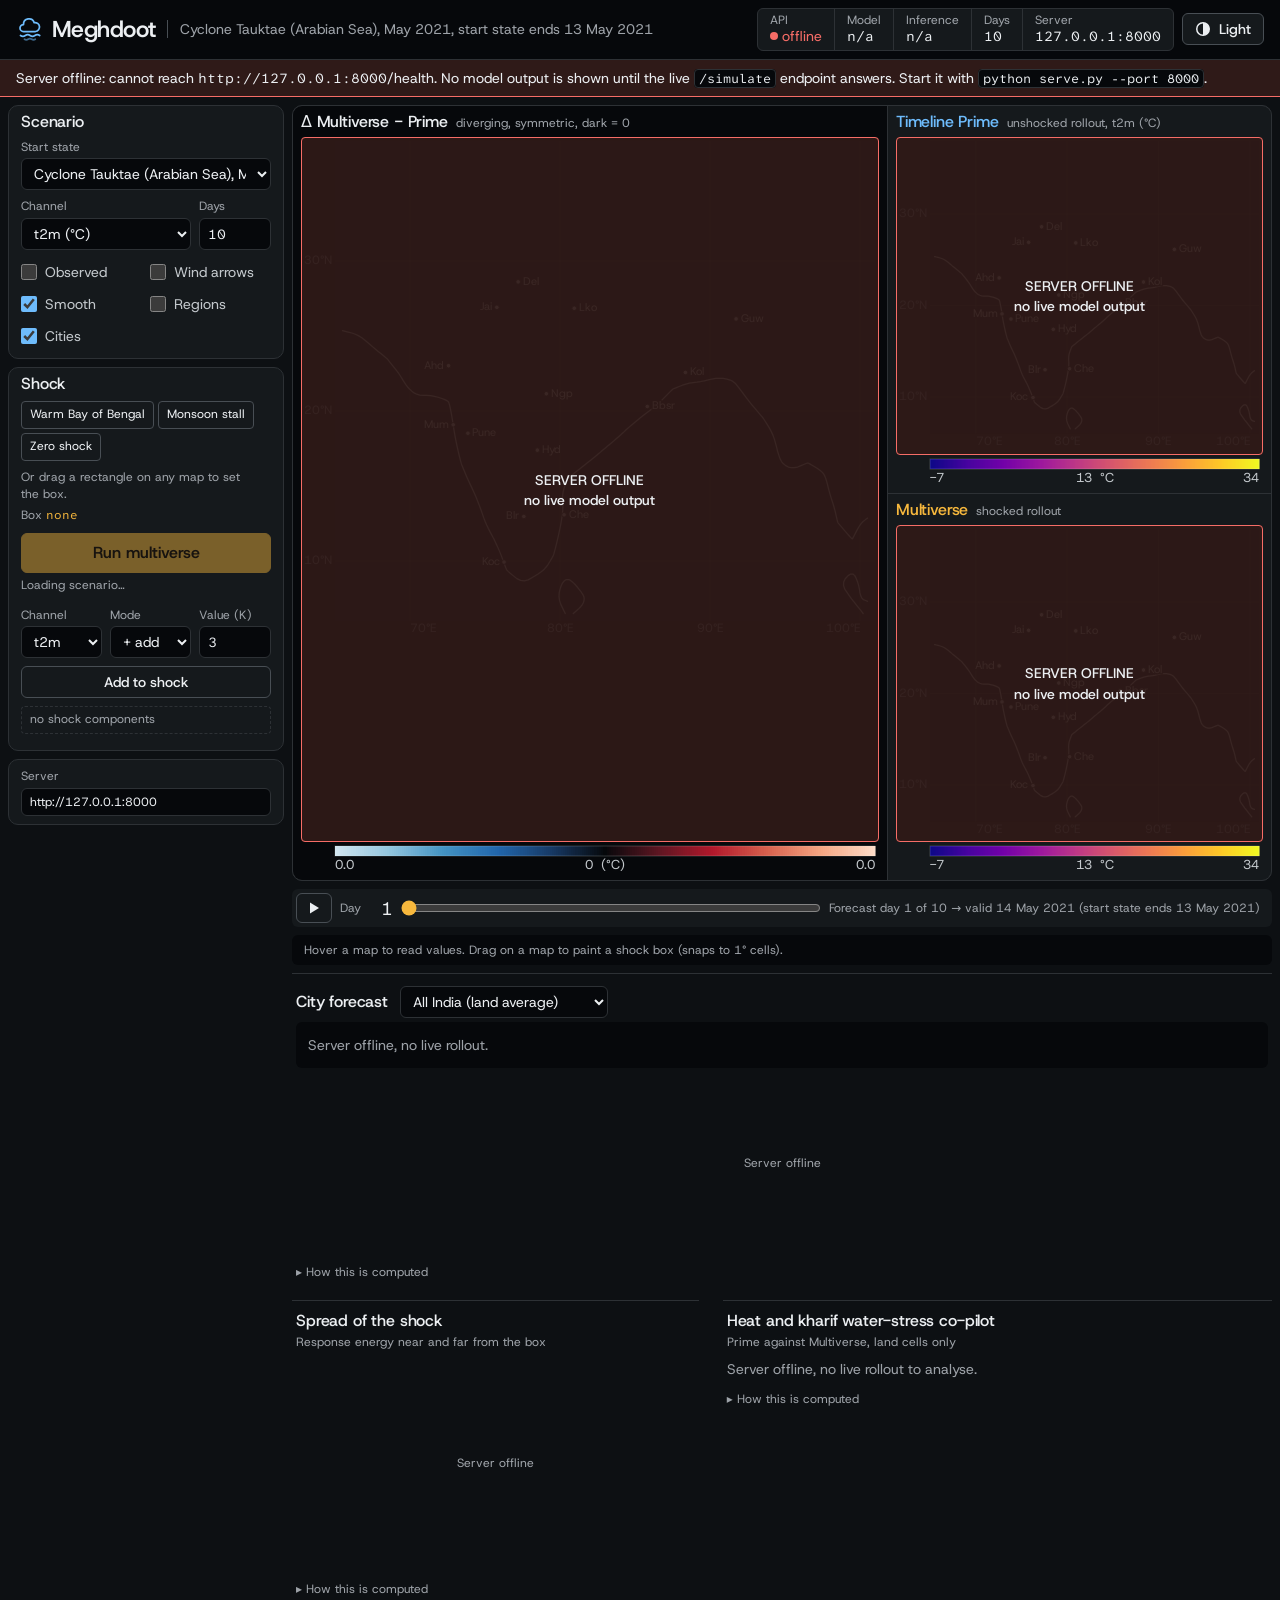
<file: dashboard/index.html>
<!doctype html>
<html lang="en">
<head>
  <meta charset="utf-8">
  <meta name="viewport" content="width=device-width, initial-scale=1">
  <title>Meghdoot, the Multiverse of Monsoon climate twin</title>
  <meta name="description" content="Roll India's weather forward ten days, paint a shock, and watch it ripple across the country.">
  <link rel="icon" href="data:,">
  <script>try { if (localStorage.getItem('mom.theme') === 'paper') document.documentElement.dataset.theme = 'paper'; } catch (e) {}</script>
  <link rel="stylesheet" href="style.css">
</head>
<body>
  <header class="topbar">
    <div class="brand">
      <div class="wordmark">
        <svg class="mark" width="28" height="28" viewBox="0 0 28 28" aria-hidden="true" fill="none" stroke="currentColor" stroke-width="1.75" stroke-linecap="round" stroke-linejoin="round">
          <path d="M7.5 16.5A3.5 3.5 0 0 1 7.5 9.5A5.5 5.5 0 0 1 18.2 7.6A4.5 4.5 0 1 1 19.5 16.5Z"/>
          <path d="M4.5 20.5c1.6 1.1 3.2 1.1 4.8 0s3.2-1.1 4.8 0 3.2 1.1 4.8 0 3.2-1.1 4.8 0"/>
          <path d="M8.5 24.25c1.2.8 2.4.8 3.6 0s2.4-.8 3.6 0 2.4.8 3.6 0" opacity="0.55"/>
        </svg>
        <h1 id="appTitle">Meghdoot</h1>
      </div>
      <p class="sub" id="scenSub">Loading scenarios…</p>
    </div>
    <div class="topright">
    <dl class="status" id="statusBar">
      <div class="stat"><dt>API</dt><dd><span class="dot" id="apiDot"></span><span id="apiText">checking…</span></dd></div>
      <div class="stat"><dt>Model</dt><dd class="measured" id="modelName">…</dd></div>
      <div class="stat"><dt>Inference</dt><dd class="measured" id="infMs">…</dd></div>
      <div class="stat"><dt>Days</dt><dd class="measured" id="stepsTxt">…</dd></div>
      <div class="stat"><dt>Server</dt><dd class="measured" id="hostTxt">…</dd></div>
    </dl>
    <button type="button" id="themeTog" class="btn themetog" aria-pressed="false" title="Light paper theme, for projectors">
      <svg width="16" height="16" viewBox="0 0 16 16" aria-hidden="true"><circle cx="8" cy="8" r="6.25" fill="none" stroke="currentColor" stroke-width="1.5"/><path d="M8 1.75a6.25 6.25 0 0 1 0 12.5z" fill="currentColor"/></svg>
      <span>Light</span>
    </button>
    </div>
  </header>

  <div class="offline-banner" id="offlineBanner" role="alert" hidden>
    Server offline: cannot reach <span id="offlineUrl" class="measured"></span>/health. No model output is shown until the live
    <code>/simulate</code> endpoint answers. Start it with <code>python serve.py --port 8000</code>.
  </div>

  <div class="layout">
    <aside class="rail" aria-label="Controls">
      <section class="card">
        <h2>Scenario</h2>
        <label class="field">Start state<select id="scenSel"></select></label>
        <div class="row2">
          <label class="field">Channel<select id="chSel"></select></label>
          <label class="field">Days<input id="stepsIn" type="number" min="1" max="30" value="10"></label>
        </div>
        <fieldset class="toggles">
          <legend class="visually-hidden">Map layers</legend>
          <label><input type="checkbox" id="obsTog"> Observed</label>
          <label><input type="checkbox" id="arrowTog"> Wind arrows</label>
          <label><input type="checkbox" id="smoothTog" checked> Smooth</label>
          <label><input type="checkbox" id="regionTog"> Regions</label>
          <label><input type="checkbox" id="cityTog" checked> Cities</label>
        </fieldset>
      </section>

      <section class="card card--shock">
        <h2>Shock</h2>
        <div class="presets" role="group" aria-label="Shock presets">
          <button type="button" data-preset="bob" class="chip">Warm Bay of Bengal</button>
          <button type="button" data-preset="stall" class="chip">Monsoon stall</button>
          <button type="button" data-preset="zero" class="chip">Zero shock</button>
        </div>
        <p class="hint">Or drag a rectangle on any map to set the box.</p>
        <p class="boxline">Box <b id="boxTxt" class="measured">none</b></p>
        <button type="button" id="runBtn" class="btn btn--primary">Run multiverse</button>
        <p class="runmsg" id="runMsg" aria-live="polite"></p>
        <div class="row3">
          <label class="field"><span class="flabel">Channel</span><select id="pChSel"></select></label>
          <label class="field"><span class="flabel">Mode</span><select id="pModeSel">
            <option value="add" title="Add a fixed amount in physical units">+ add</option>
            <option value="pct" title="Percent of the last input day">× % last day</option>
          </select></label>
          <label class="field"><span class="flabel">Value <span id="pUnit" class="unit"></span></span><input id="pVal" type="number" step="any" value="3"></label>
        </div>
        <button type="button" id="addComp" class="btn">Add to shock</button>
        <ul id="compList" class="complist"></ul>
        <p class="pertstats" id="pertStats"></p>
      </section>

      <section class="card card--server">
        <label class="field"><span class="flabel">Server</span><input id="baseUrl" type="text" spellcheck="false" class="measured"></label>
      </section>
    </aside>

    <main class="main">
      <div class="panels" id="panels">
        <figure class="panel" data-kind="obs" id="panelObs" hidden>
          <figcaption><span class="ptitle">Observed</span><span class="psub" id="subObs"></span></figcaption>
          <div class="cwrap"><canvas class="map" aria-label="Map of the observed weather, with light terrain relief shading"></canvas><div class="overlay"></div></div>
          <canvas class="legend" aria-hidden="true"></canvas>
        </figure>
        <figure class="panel" data-kind="prime">
          <figcaption><span class="ptitle">Timeline Prime</span><span class="psub" id="subPrime">unshocked rollout</span></figcaption>
          <div class="cwrap"><canvas class="map" aria-label="Map of the unshocked rollout, with light terrain relief shading"></canvas><div class="overlay"></div></div>
          <canvas class="legend" aria-hidden="true"></canvas>
        </figure>
        <figure class="panel" data-kind="multi">
          <figcaption><span class="ptitle">Multiverse</span><span class="psub" id="subMulti">shocked rollout</span></figcaption>
          <div class="cwrap"><canvas class="map" aria-label="Map of the shocked rollout, with light terrain relief shading"></canvas><div class="overlay"></div></div>
          <canvas class="legend" aria-hidden="true"></canvas>
        </figure>
        <figure class="panel panel--lead" data-kind="delta">
          <figcaption><span class="ptitle">Δ Multiverse − Prime</span><span class="psub" id="subDelta"></span></figcaption>
          <div class="cwrap"><canvas class="map" aria-label="Map of the difference the shock makes, with light terrain relief shading"></canvas><div class="overlay"></div></div>
          <canvas class="legend" aria-hidden="true"></canvas>
        </figure>
      </div>
      <div class="daybar" role="group" aria-label="Forecast day">
        <button type="button" id="playBtn" class="btn btn--icon" aria-label="Play or pause (space)"></button>
        <span class="daylabel">Day</span>
        <output class="dayval measured" id="dayTxt" for="daySl">1</output>
        <input id="daySl" type="range" min="1" max="10" value="1" aria-label="Forecast day">
        <p class="datetxt" id="dateTxt"></p>
      </div>
      <div class="readout" id="readout" aria-live="polite">Hover a map to read values. Drag on a map to paint a shock box.</div>
      <div class="risknote" id="riskNote" hidden></div>

      <section class="card city">
        <div class="cityhead">
          <h2>City forecast</h2>
          <select id="citySel" aria-label="City"></select>
        </div>
        <div class="citysum" id="citySum"></div>
        <canvas id="cityCv" aria-label="Daily temperature and rain for the selected city"></canvas>
        <details class="howto"><summary>How this is computed</summary><p class="foot" id="cityFoot"></p></details>
      </section>

      <div class="lower">
        <section class="card spread">
          <h2>Spread of the shock</h2>
          <p class="h2sub">Response energy near and far from the box</p>
          <canvas id="spreadCv" aria-label="Chart of how far the shock spreads each day"></canvas>
          <p class="reachrow" id="reachRow"></p>
          <details class="howto"><summary>How this is computed</summary><p class="foot">Energy per cell = Σ<sub>channels</sub> (Δ / σ<sub>ch</sub>)², σ = [13.46 K, 7.55 mm/d, 2.90, 2.43 m/s,
            619 Pa, 20.49 kg/m²]. Near is within 2 cells of the box; far is everything else (mean per cell, log scale).
            Reach is the furthest cell (Chebyshev distance in 1° grid cells from the box) with energy above 10⁻³, also drawn as a dotted ring on the Δ map.</p></details>
        </section>
        <section class="card impact">
          <h2>Heat and kharif water-stress co-pilot</h2>
          <p class="h2sub">Prime against Multiverse, land cells only</p>
          <div id="impactBody"></div>
          <details class="howto"><summary>How this is computed</summary><p class="foot" id="impactFoot"></p></details>
        </section>
      </div>
    </main>
  </div>
  <noscript><p class="noscript">This dashboard needs JavaScript: every map comes from a live call to the model server.</p></noscript>
  <script src="colormaps.js"></script>
  <script src="app.js"></script>
</body>
</html>
</file>
<file: dashboard/style.css>
/* Hallmark · shape: app screen · genre: modern-minimal · theme: Console (deal 2/3, seed climate-digital-twin-instrument-5b61·670bbe34·2026-11-26·r0) · redesign: full
 * nav: top bar with live status readings, controls in a left rail · signature: the Δ map, Multiverse minus Prime, set as the lead panel of one hairline surface · states: loading, offline, busy, full · console: graphite
 * axes: dark/grotesk-sans/chromatic-amber · posture: restrained · contrast: pass · v2.0.0 */
/* Hallmark · pre-emit critique: P4 H4 E4 S4 R3 V4 · weakest: R, the lower cards stay text-dense because every number on them is the model's own; kept, set in the measured face */
@import url("./fonts/fonts.css");
@import url("./tokens.css");
@import url("./base.css");

/* ---- Page frame ---------------------------------------------------- */
:root {
  --rail: 300px;
  --maps-h: max(440px, calc(100vh - 132px));   /* maps + day bar fill the first screen */
  --font-ui: var(--font-body);
  --text-ui: var(--text-sm);
  --text-note: var(--text-xs);
  --ctl-h: 32px;
}
body { font-size: var(--text-ui); line-height: 1.45; }
b { font-weight: 600; color: var(--color-ink); }
code { font-family: var(--font-outlier); font-size: 0.92em; background: var(--color-paper-3); border: var(--rule-hair) solid var(--color-rule); border-radius: 4px; padding: 0 var(--space-2xs); }
.measured { font-family: var(--font-outlier); font-variant-numeric: tabular-nums slashed-zero; }

/* ---- Top bar: name, scenario, live readings ------------------------ */
.topbar {
  display: flex; align-items: center; justify-content: space-between; gap: var(--space-md); flex-wrap: wrap;
  padding: var(--space-xs) var(--space-md); background: var(--color-paper-3); border-bottom: var(--rule-hair) solid var(--color-rule);
}
.brand { display: flex; align-items: center; gap: var(--space-sm); min-width: 0; }
.wordmark { display: flex; align-items: center; gap: var(--space-xs); flex: none; }
.mark { flex: none; color: var(--color-cool); }
.brand h1 { font-size: 23px; font-weight: 600; letter-spacing: -0.025em; line-height: 1; max-width: none; white-space: nowrap; }
.brand .sub { color: var(--color-muted); white-space: nowrap; overflow: hidden; text-overflow: ellipsis; min-width: 0;
  padding-left: var(--space-sm); border-left: var(--rule-hair) solid var(--color-rule-2); line-height: 1.3; }
.status { display: flex; align-items: stretch; gap: 0; margin: 0; border: var(--rule-hair) solid var(--color-rule); border-radius: var(--radius-pill); background: var(--color-paper-2); }
.stat { display: flex; flex-direction: column; justify-content: center; gap: 0; padding: var(--space-2xs) var(--space-sm); border-left: var(--rule-hair) solid var(--color-rule); }
.stat:first-child { border-left: 0; }
.stat dt { font-size: var(--text-note); color: var(--color-muted); line-height: 1.2; }
.stat dd { margin: 0; display: flex; align-items: center; gap: var(--space-2xs); color: var(--color-ink); line-height: 1.3; white-space: nowrap; }
.topright { display: flex; align-items: center; gap: var(--space-xs); min-width: 0; }
.themetog { width: auto; min-height: 36px; padding: 0 var(--space-sm); font-size: var(--text-note); color: var(--color-ink-2); background: transparent; }
.themetog[aria-pressed="true"] { color: var(--color-ink); background: var(--color-paper); border-color: var(--color-ink-2); }
.dot { width: 8px; height: 8px; border-radius: 50%; background: var(--color-muted); flex: none; }
.dot.ok { background: var(--color-ok); }
.dot.bad { background: var(--color-bad); }

.offline-banner { background: var(--color-bad-soft); color: var(--color-ink); border-bottom: var(--rule-hair) solid var(--color-bad); padding: var(--space-xs) var(--space-md); }

/* ---- Layout: rail of controls, main instrument --------------------- */
.layout { display: grid; grid-template-columns: var(--rail) minmax(0, 1fr); gap: var(--space-sm); padding: var(--space-sm); align-items: start; max-width: 1920px; margin-inline: auto; }
.rail { display: flex; flex-direction: column; gap: var(--space-xs); position: sticky; top: var(--space-sm);
  max-height: calc(100vh - 2 * var(--space-sm)); overflow-y: auto; overscroll-behavior: contain; }
.main { min-width: 0; display: flex; flex-direction: column; gap: var(--space-xs); }

.card { color: var(--color-ink); background: var(--color-paper-2); border: var(--rule-hair) solid var(--color-rule); border-radius: var(--radius-card); padding: var(--space-sm); }
.card h2 { font-size: var(--text-md); max-width: none; margin: 0 0 var(--space-xs); color: var(--color-ink); letter-spacing: -0.01em; }
.h2sub { color: var(--color-muted); font-size: var(--text-note); margin: calc(-1 * var(--space-2xs)) 0 var(--space-xs); }

/* ---- Fields and controls ------------------------------------------- */
.field { display: flex; flex-direction: column; gap: var(--space-3xs); font-size: var(--text-note); color: var(--color-muted); }
.flabel { white-space: nowrap; overflow: hidden; text-overflow: ellipsis; }
select, input[type=number], input[type=text] {
  width: 100%; height: var(--ctl-h); padding: 0 var(--space-xs); font-family: var(--font-ui); font-size: var(--text-ui); color: var(--color-ink);
  background: var(--color-paper-3); border: var(--rule-hair) solid var(--color-rule); border-radius: var(--radius-pill);
  transition: border-color var(--dur-micro) var(--ease-out);
}
select:hover, input[type=number]:hover, input[type=text]:hover { border-color: var(--color-rule-2); }
input[type=number] { font-family: var(--font-outlier); font-variant-numeric: tabular-nums; }
.row2 { display: grid; grid-template-columns: minmax(0, 1fr) 72px; gap: var(--space-xs); margin-top: var(--space-xs); }
.row3 { display: grid; grid-template-columns: minmax(0, 1fr) minmax(0, 1fr) 72px; gap: var(--space-xs); margin: var(--space-sm) 0 var(--space-xs); align-items: end; }
.toggles { display: grid; grid-template-columns: 1fr 1fr; gap: var(--space-2xs) var(--space-xs); margin: var(--space-xs) 0 0; padding: 0; border: 0; }
.toggles label { display: flex; align-items: center; gap: var(--space-xs); min-height: 28px; color: var(--color-ink-2); cursor: pointer; }
.toggles input { accent-color: var(--color-cool); width: 16px; height: 16px; margin: 0; }
.unit { color: var(--color-muted); white-space: nowrap; }

.btn, .chip, .complist li button {
  font-family: var(--font-ui); cursor: pointer; color: var(--color-ink); background: var(--color-paper-2);
  border: var(--rule-hair) solid var(--color-rule-2); border-radius: var(--radius-pill);
  transition: background-color var(--dur-micro) var(--ease-out), border-color var(--dur-micro) var(--ease-out), transform var(--dur-micro) var(--ease-out);
}
.btn { display: inline-flex; align-items: center; justify-content: center; gap: var(--space-xs); width: 100%; min-height: var(--ctl-h); padding: 0 var(--space-sm); font-size: var(--text-ui); font-weight: 500; }
.btn:hover:not(:disabled), .chip:hover:not(:disabled) { background: var(--color-paper); border-color: var(--color-muted); }
.btn:active:not(:disabled), .chip:active:not(:disabled) { transform: translateY(1px); }
.btn:disabled, .chip:disabled { opacity: 0.45; cursor: not-allowed; }
.btn--primary { margin-top: var(--space-xs); min-height: 40px; font-size: var(--text-md); background: var(--color-accent); border-color: var(--color-accent); color: var(--color-accent-ink); font-weight: 600; }
.btn--primary:hover:not(:disabled) { background: color-mix(in oklab, var(--color-accent) 88%, var(--color-ink)); border-color: var(--color-accent); }
.btn--icon { width: 36px; min-width: 36px; padding: 0; flex: none; }

.presets { display: flex; flex-wrap: wrap; gap: var(--space-2xs); }
.chip { min-height: 28px; padding: 0 var(--space-xs); font-size: var(--text-note); border-radius: 4px; }
.chip.active { background: var(--color-accent-soft); border-color: var(--color-accent); color: var(--color-ink); }
.hint { color: var(--color-muted); font-size: var(--text-note); margin: var(--space-xs) 0 var(--space-2xs); }
.boxline { color: var(--color-muted); font-size: var(--text-note); }
.boxline b { color: var(--color-accent-text); font-weight: 400; }
.complist { list-style: none; margin: var(--space-xs) 0 0; padding: 0; display: flex; flex-direction: column; gap: var(--space-2xs); }
.complist li { display: flex; justify-content: space-between; align-items: center; gap: var(--space-xs); min-height: 28px;
  background: var(--color-accent-soft); border: var(--rule-hair) solid color-mix(in oklab, var(--color-accent) 40%, var(--color-rule)); border-radius: 4px;
  padding: 0 var(--space-2xs) 0 var(--space-xs); font-family: var(--font-outlier); font-size: var(--text-note); }
.complist li button { min-width: 24px; min-height: 24px; padding: 0; border-color: transparent; background: transparent; color: var(--color-muted); }
.complist li button:hover { color: var(--color-ink); border-color: var(--color-rule-2); }
.complist li.empty { background: transparent; border-style: dashed; border-color: var(--color-rule); color: var(--color-muted); font-family: var(--font-ui); justify-content: flex-start; }
.pertstats { color: var(--color-muted); font-size: var(--text-note); margin-top: var(--space-xs); }
.runmsg { font-size: var(--text-note); margin-top: var(--space-2xs); min-height: 18px; color: var(--color-muted); }
.runmsg.err { color: var(--color-bad); }
.runmsg.ok { color: var(--color-ink-2); }
.card--server { padding-block: var(--space-xs); }
.card--server input { height: 28px; font-size: var(--text-note); }

/* ---- Day bar under the maps ----------------------------------------- */
.daybar { display: flex; align-items: center; gap: var(--space-xs); min-width: 0; padding: var(--space-2xs) var(--space-sm) var(--space-2xs) var(--space-2xs);
  background: var(--color-paper-2); border-radius: var(--radius-pill); }
.daybar .btn--icon { min-height: 30px; }
.daylabel { color: var(--color-muted); font-size: var(--text-note); }
.dayval { font-size: var(--text-lg); min-width: 2ch; text-align: right; color: var(--color-ink); line-height: 1; }
.daybar input[type=range] { flex: 1 1 240px; min-width: 120px; accent-color: var(--color-accent); height: 28px; margin: 0; }
.datetxt { flex: 0 1 auto; min-width: 0; color: var(--color-muted); font-size: var(--text-note); white-space: nowrap; overflow: hidden; text-overflow: ellipsis; }

/* ---- The instrument: maps cut from one surface ---------------------- */
/* Δ leads on the left at full height; Prime and Multiverse stack on the right. app.js reads --map-fit and sizes
   each map to the largest 36 x 32 rectangle its slot holds. With Observed on, the four maps share a 2 x 2 grid. */
.panels { --map-fit: 1; color: var(--color-ink); display: grid; grid-template-columns: minmax(0, 1.55fr) minmax(0, 1fr); grid-template-rows: minmax(0, 1fr) minmax(0, 1fr);
  gap: var(--rule-hair); height: var(--maps-h); background: var(--color-rule); border: var(--rule-hair) solid var(--color-rule); border-radius: var(--radius-card); overflow: hidden; }
.panel { color: var(--color-ink); min-width: 0; min-height: 0; margin: 0; display: flex; flex-direction: column; background: var(--color-paper-2); padding: var(--space-2xs) var(--space-xs) var(--space-3xs); }
.panel--lead { color: var(--color-ink); background: var(--color-paper-3); order: -1; grid-column: 1; grid-row: 1 / span 2; }
.panels:has(> .panel[data-kind=obs]:not([hidden])) { grid-template-columns: minmax(0, 1fr) minmax(0, 1fr); }
.panels:has(> .panel[data-kind=obs]:not([hidden])) .panel--lead { grid-row: auto; }
.panel figcaption { display: flex; align-items: baseline; gap: var(--space-xs); margin-bottom: var(--space-2xs); min-width: 0; }
.ptitle { font-weight: 500; font-size: var(--text-md); color: var(--color-ink); letter-spacing: -0.01em; white-space: nowrap; flex: none; }
.panel[data-kind=prime] .ptitle { color: var(--color-cool); }
.panel[data-kind=multi] .ptitle { color: var(--color-accent-text); }
.psub { color: var(--color-muted); font-size: var(--text-note); min-height: 1.4em; min-width: 0; white-space: nowrap; overflow: hidden; text-overflow: ellipsis; }
.cwrap { position: relative; flex: 1 1 0; min-height: 0; overflow: hidden; }
canvas.map { display: block; width: 100%; margin-inline: auto; cursor: crosshair; }
canvas.legend { display: block; width: 100%; height: 34px; margin: var(--space-3xs) auto 0; flex: none; }
.overlay { position: absolute; inset: 0; display: none; align-items: center; justify-content: center; text-align: center; padding: var(--space-sm);
  font-size: var(--text-ui); color: var(--color-ink-2); background: color-mix(in oklab, var(--color-paper-3) 86%, transparent); border-radius: 4px; pointer-events: none; }
.overlay.show { display: flex; }
.overlay.offline { color: var(--color-ink); background: color-mix(in oklab, var(--color-bad-soft) 94%, transparent); outline: var(--rule-hair) solid var(--color-bad); outline-offset: -1px; font-weight: 500; }
.overlay.busy { background: color-mix(in oklab, var(--color-paper-3) 55%, transparent); color: var(--color-ink); }

.readout { font-size: var(--text-note); color: var(--color-muted); background: var(--color-paper-3); border-radius: var(--radius-pill);
  padding: var(--space-2xs) var(--space-sm); min-height: 30px; display: flex; align-items: center; flex-wrap: wrap; gap: 0 var(--space-2xs); }
.readout b { color: var(--color-ink); font-weight: 500; font-family: var(--font-outlier); font-variant-numeric: tabular-nums slashed-zero; }
.risknote { font-size: var(--text-note); color: var(--color-muted); background: var(--color-cool-soft); border: var(--rule-hair) solid color-mix(in oklab, var(--color-cool) 45%, var(--color-rule)); border-radius: var(--radius-pill); padding: var(--space-2xs) var(--space-sm); line-height: 1.45; }
.risknote b { color: var(--color-ink); }
.risknote.off { background: var(--color-accent-soft); border-color: color-mix(in oklab, var(--color-accent) 45%, var(--color-rule)); }

/* ---- City forecast -------------------------------------------------- */
.city .cityhead { display: flex; align-items: center; gap: var(--space-sm); flex-wrap: wrap; margin-bottom: var(--space-2xs); }
.city .cityhead h2 { margin: 0; white-space: nowrap; }
.city #citySel { width: 208px; flex: 0 0 auto; }
.citysum { display: flex; flex-wrap: wrap; align-items: stretch; margin: var(--space-2xs) 0 var(--space-xs); min-height: 46px;
  border-radius: var(--radius-pill); background: var(--color-paper-3); color: var(--color-ink-2); }
.citysum > .muted { align-self: center; padding: var(--space-2xs) var(--space-sm); }
.cstat { display: flex; flex-direction: column; justify-content: center; gap: 0; padding: var(--space-2xs) var(--space-sm); border-left: var(--rule-hair) solid var(--color-rule); min-width: 0; }
.cstat:first-child { border-left: 0; }
.cstat-l { font-size: var(--text-note); color: var(--color-muted); line-height: 1.2; white-space: nowrap; }
.cstat-v { font-size: var(--text-md); color: var(--color-ink); line-height: 1.35; white-space: nowrap; }
.cstat-v b { font-weight: 500; }
.cstat-v .arrow, .cstat-d { font-size: var(--text-note); }
.cstat-d { color: var(--color-muted); }
#cityCv { width: 100%; height: 176px; display: block; }

/* ---- Lower row: spread and co-pilot --------------------------------- */
/* lower half: one quiet surface, sections divided by space and a single hairline, no boxes inside boxes */
.main > .card, .lower > .card { background: transparent; border: 0; border-top: var(--rule-hair) solid var(--color-rule); border-radius: 0; padding: var(--space-sm) var(--space-2xs) var(--space-xs); }
.lower { display: grid; grid-template-columns: minmax(0, 1fr) minmax(0, 1.35fr); gap: var(--space-lg); }
#spreadCv { width: 100%; height: 210px; display: block; }
.reachrow { font-size: var(--text-note); color: var(--color-muted); margin-top: var(--space-2xs); }
.reachrow b { color: var(--color-ink); font-weight: 500; font-family: var(--font-outlier); font-variant-numeric: tabular-nums; }
.howto { margin: var(--space-xs) 0 0; }
.howto summary { width: fit-content; cursor: pointer; color: var(--color-muted); font-size: var(--text-note); min-height: 24px; display: flex; align-items: center; gap: var(--space-2xs); list-style: none; border-radius: 4px; }
.howto summary::-webkit-details-marker { display: none; }
.howto summary::before { content: "▸"; display: inline-block; transition: transform var(--dur-micro) var(--ease-out); }
.howto[open] summary::before { transform: rotate(90deg); }
.howto summary:hover { color: var(--color-ink-2); }
.foot { color: var(--color-muted); font-size: var(--text-note); margin: var(--space-2xs) 0 0; line-height: 1.45; max-width: none; }

table.imp { width: 100%; border-collapse: collapse; font-size: var(--text-note); font-variant-numeric: tabular-nums; }
table.imp th { text-align: left; color: var(--color-muted); font-weight: 500; border-bottom: var(--rule-hair) solid var(--color-rule-2); padding: var(--space-2xs) var(--space-xs); vertical-align: bottom; }
table.imp td { padding: var(--space-2xs) var(--space-xs); border-bottom: var(--rule-hair) solid var(--color-rule); }
table.imp td.num { white-space: nowrap; font-family: var(--font-outlier); }
.arrow { color: var(--color-muted); }
.up, .down { color: var(--color-ink); }
.up::before { content: "\25B2\00A0"; font-size: 0.8em; }
.down::before { content: "\25BC\00A0"; font-size: 0.8em; }
.risk { display: inline-block; font-weight: 500; padding: 0 var(--space-xs); border-radius: 4px; font-size: var(--text-note); white-space: nowrap; border: var(--rule-hair) solid transparent; }
.risk.HIGH { background: var(--color-bad-soft); color: var(--color-bad); border-color: color-mix(in oklab, var(--color-bad) 45%, transparent); }
.risk.MODERATE { background: var(--color-accent-soft); color: var(--color-accent-text); border-color: color-mix(in oklab, var(--color-accent) 45%, transparent); }
.risk.LOW { background: transparent; border-color: transparent; padding-inline: 0; font-weight: 400; color: color-mix(in oklab, var(--color-ok) 45%, var(--color-muted)); }
.risk.WET { background: var(--color-cool-soft); color: var(--color-cool); border-color: color-mix(in oklab, var(--color-cool) 45%, transparent); }
.risk.NA { background: var(--color-paper-3); color: var(--color-ink-2); border-color: var(--color-rule); }
.advis { margin: var(--space-xs) 0 0; padding: 0; list-style: none; display: flex; flex-direction: column; gap: var(--rule-hair);
  background: var(--color-rule); border: var(--rule-hair) solid var(--color-rule); border-radius: var(--radius-pill); overflow: hidden; }
.advis li { position: relative; font-size: var(--text-note); color: var(--color-ink-2); background: var(--color-paper-3); padding: var(--space-2xs) var(--space-sm) var(--space-2xs) var(--space-lg); line-height: 1.45; }
.advis li::before { content: ""; position: absolute; left: var(--space-sm); top: 0.7em; width: 6px; height: 6px; background: var(--color-muted); }
.advis li.HIGH::before { background: var(--color-bad); }
.advis li.MODERATE::before { background: var(--color-accent); }
.advis li.LOW::before { background: var(--color-ok); }
.advis li.WET::before { background: var(--color-cool); }
.muted { color: var(--color-muted); }
.advnone { margin: var(--space-xs) 0 0; font-size: var(--text-note); }
.noscript { padding: var(--space-md); color: var(--color-ink-2); }

/* ---- Widths --------------------------------------------------------- */
@media (max-width: 1500px) {
  :root { --rail: 276px; --maps-h: max(440px, calc(100vh - 124px)); }
  .layout { gap: var(--space-xs); padding: var(--space-xs); }
  .rail .card { padding: var(--space-xs) var(--space-sm); }
}
@media (max-width: 1250px) {
  .lower { grid-template-columns: minmax(0, 1fr); }
}
@media (max-width: 60rem) {
  .layout { grid-template-columns: minmax(0, 1fr); }
  .rail { position: static; max-height: none; overflow: visible; }
  .panels { --map-fit: 0; grid-template-columns: minmax(0, 1fr); grid-template-rows: none; height: auto; }
  .panel--lead, .panels:has(> .panel[data-kind=obs]:not([hidden])) .panel--lead { grid-row: auto; grid-column: auto; }
  .cwrap { flex: none; overflow: visible; }
}
#impactBody { overflow-x: auto; }
#impactBody table.imp { min-width: 560px; }
</file>
